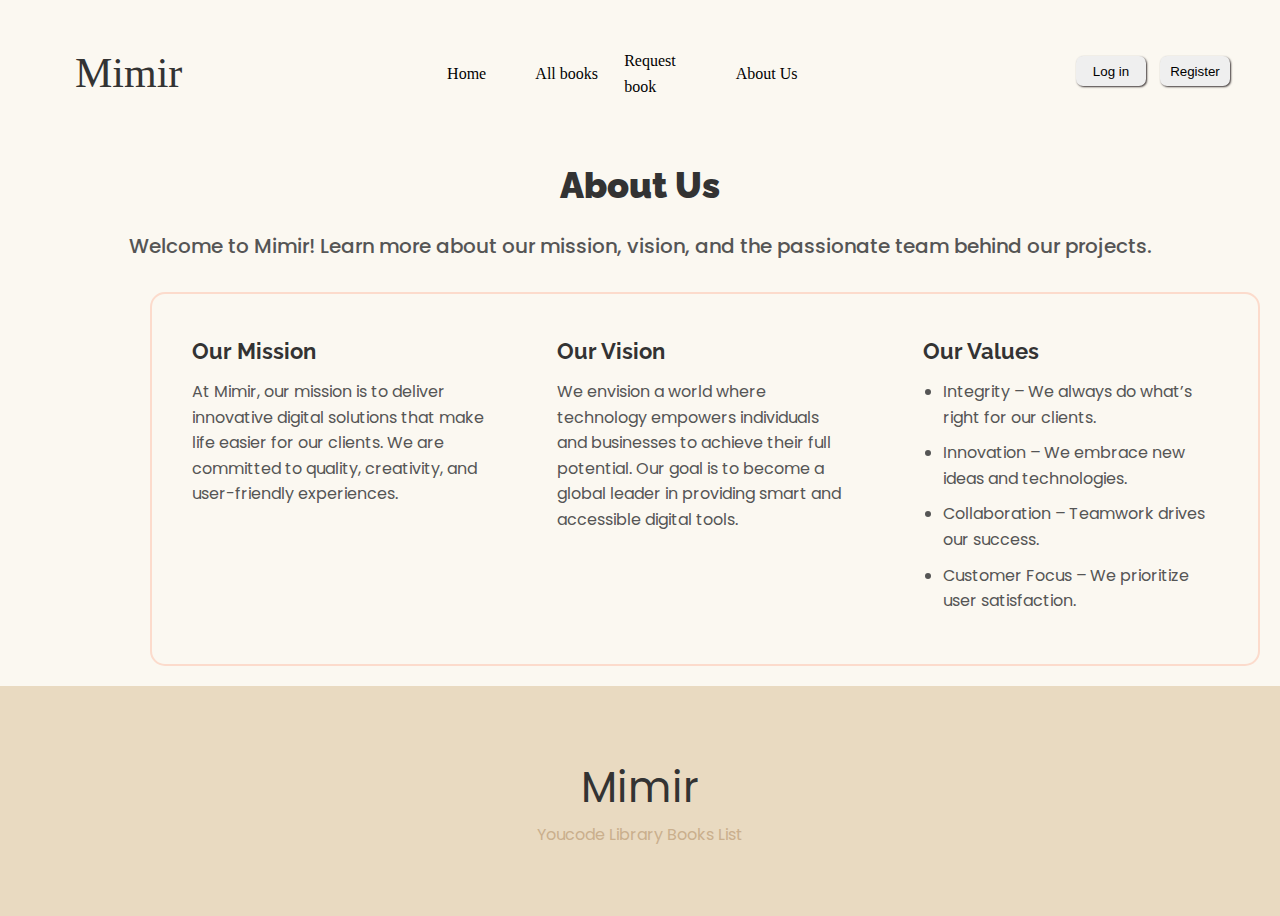
<file: about.html>
<!DOCTYPE html>
<html lang="en">
<head>
  <meta charset="UTF-8">
  <meta name="viewport" content="width=device-width, initial-scale=1.0">
  <title>About Us - Mimir</title>
  <link rel="stylesheet" href="css/homeHeader.css">
  <link rel="stylesheet" href="css/about.css">
  <link rel="stylesheet" href="css/style.css">
  <link rel="stylesheet" href="css/home.css">

  <link rel="preconnect" href="https://fonts.googleapis.com">
  <link rel="preconnect" href="https://fonts.gstatic.com" crossorigin>
  <link href="https://fonts.googleapis.com/css2?family=Raleway:wght@400;600;700;900&family=Poppins:wght@300;400;500;600&display=swap" rel="stylesheet">
<link href="https://fonts.googleapis.com/css2?family=Poppins:wght@300;400;500;600;700&display=swap" rel="stylesheet">


 
  

 
</head>
<body>

    <nav class="siteHeader">
        <a href="index.html"><p class="webTitle">Mimir</p></a>
        <div class="webNavBar">
            <a href="index.html" class="pagesLinks">Home</a>
            <a href="allbook.html" class="pagesLinks">All books</a>
            <a href="requestbook.html" class="pagesLinks">Request book</a>
            <a href="about.html" class="pagesLinks">About Us</a>
        </div>
        <div class="singinRegisterButtons">
            <a href="signigin.html"><button class="singinRegister">Log  in</button></a>
            <a href="signup.html"><button class="singinRegister registerButton">Register</button></a>
        </div>
    </nav>

  <section class="about-header">
    <h2>About Us</h2>
    <h3>Welcome to Mimir! Learn more about our mission, vision, and the passionate team behind our projects.</h3>
  </section>

  <main class="about-content">
    <div class="mission">
      <h4>Our Mission</h4>
      <p>At Mimir, our mission is to deliver innovative digital solutions that make life easier for our clients. We are committed to quality, creativity, and user-friendly experiences.</p>
    </div>

    <div class="vision">
      <h4>Our Vision</h4>
      <p>We envision a world where technology empowers individuals and businesses to achieve their full potential. Our goal is to become a global leader in providing smart and accessible digital tools.</p>
    </div>

    <div class="values">
      <h4>Our Values</h4>
      <ul>
        <li>Integrity – We always do what’s right for our clients.</li>
        <li>Innovation – We embrace new ideas and technologies.</li>
        <li>Collaboration – Teamwork drives our success.</li>
        <li>Customer Focus – We prioritize user satisfaction.</li>
      </ul>
    </div>
  </main>

 <footer>
        <p class="webTitleFooter">Mimir</p>
        <p style="color: #caaf8d;">Youcode Library Books List</p>
    </footer>

</body>
</html>
</file>
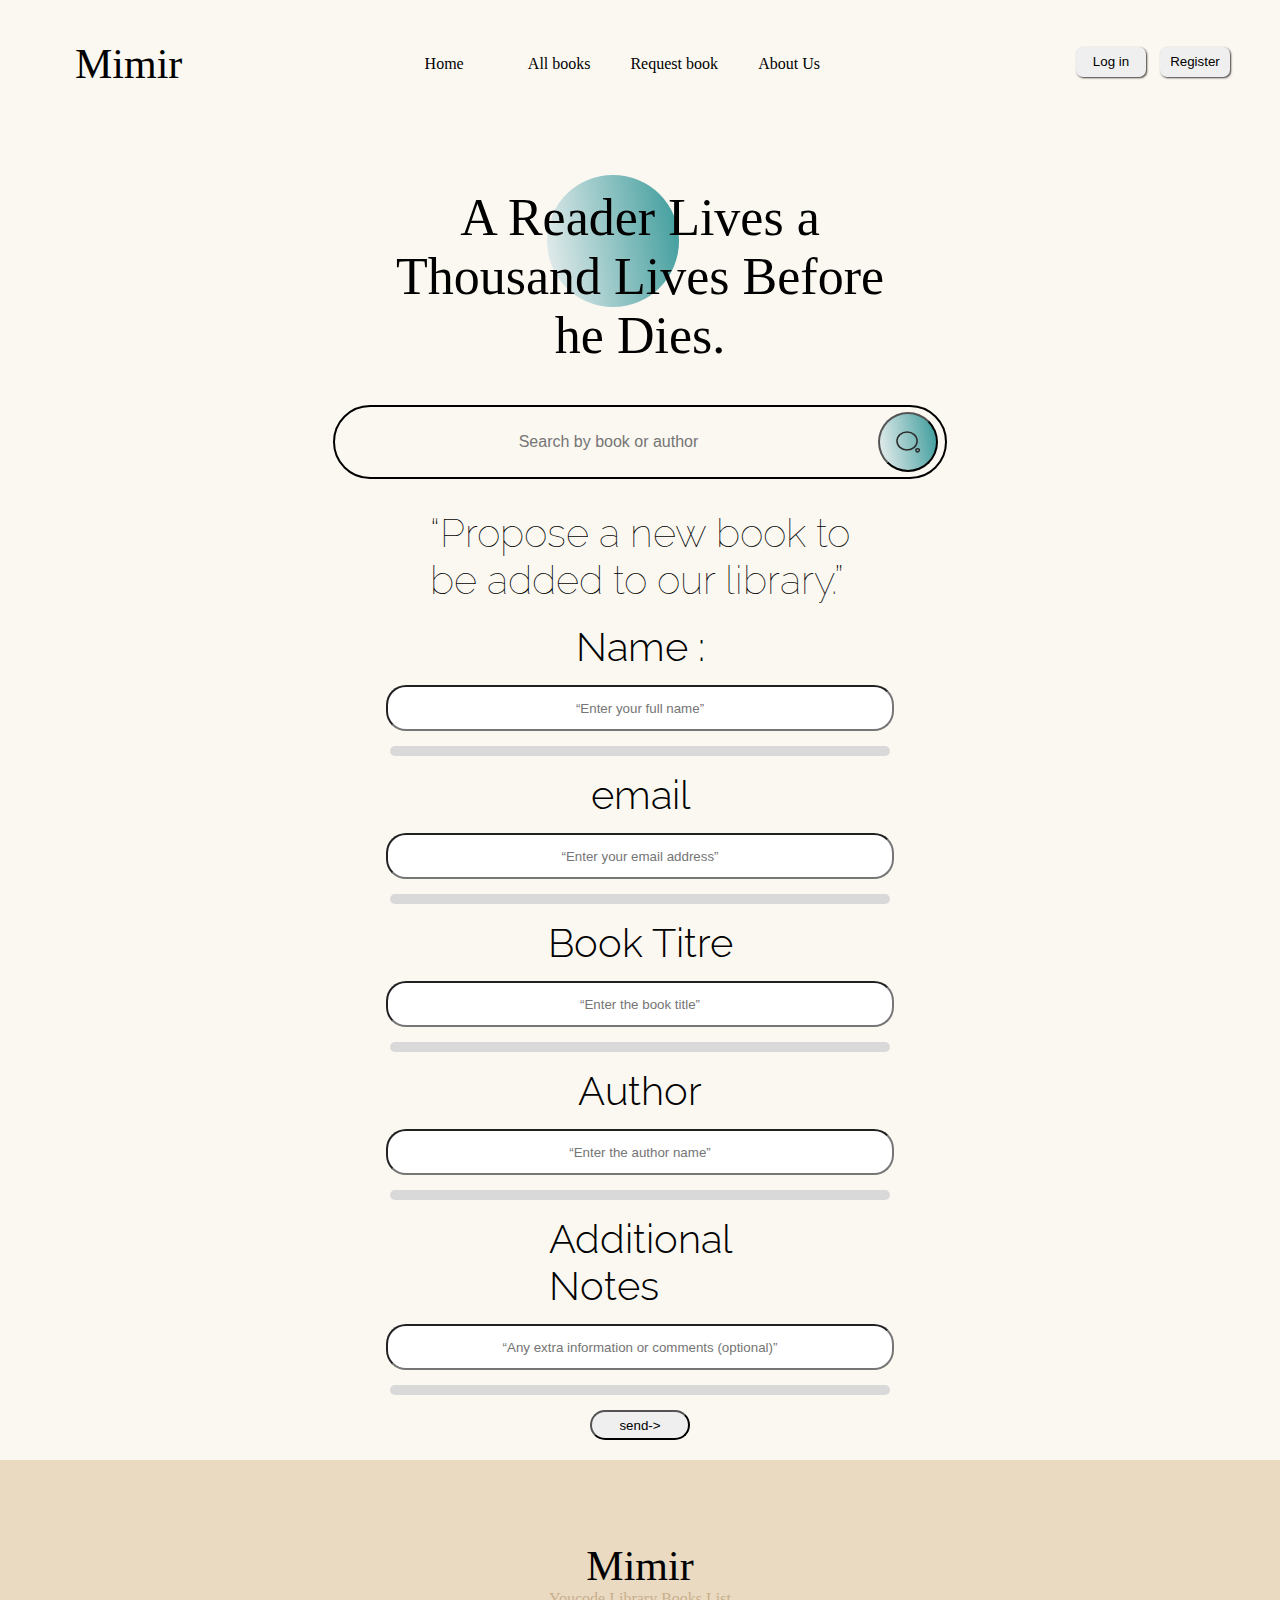
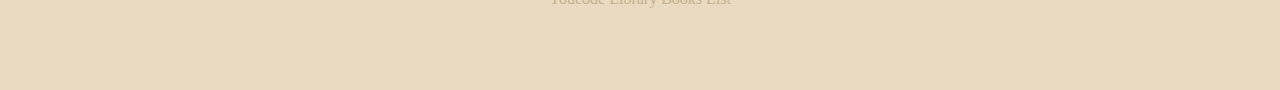
<file: requestbook.html>
<!DOCTYPE html>
<html lang="en">
<head>
    <meta charset="UTF-8">
    <meta name="viewport" content="width=device-width, initial-scale=1.0">
    <title>Mimir</title>
    <link rel="stylesheet" href="css/style.css">
    <link rel="stylesheet" href="css/homeHeader.css">
    <link rel="stylesheet" href="css/home.css">
    <link rel="stylesheet" href="css/requetbook.css">
     <link rel="preconnect" href="https://fonts.googleapis.com">
<link rel="preconnect" href="https://fonts.gstatic.com" crossorigin>
<link href="https://fonts.googleapis.com/css2?family=Raleway:ital,wght@0,100..900;1,100..900&display=swap" rel="stylesheet">
  <link href="https://fonts.googleapis.com/css2?family=Poppins:wght@300;400;500;600;700&display=swap" rel="stylesheet">
</head>
<body>
    <nav class="siteHeader">
        <p class="webTitle">Mimir</p>
        <nav class="webNavBar">
            <a href="index.html" class="pagesLinks">Home</a>
            <a href="allbook.html" class="pagesLinks">All books</a>
            <a href="requestbook.html" class="pagesLinks">Request book</a>
            <a href="about.html" class="pagesLinks">About Us</a>
        </nav>
        <div class="singinRegisterButtons">
            <a href="signigin.html"><button class="singinRegister">Log  in</button></a>
            <a href="signup.html"><button class="singinRegister ">Register</button></a>
        </div>
    </nav>
    <main>
        <header class="homePageMainHeader">
            <div>
                <div id="circle" class="headerCircle"></div>
                <p class="homePageMainText">A Reader Lives a
                     Thousand Lives Before 
                     he Dies.</p>
            </div>

            <div class="searchBookBar">
                <input type="search" id="bookSearch" class="bookSearch" placeholder="Search by book or author">
                <button class="searchButton">
                    <svg width="28" height="24" viewBox="0 0 28 24" fill="none" xmlns="http://www.w3.org/2000/svg"><path d="M13.0648 20C18.6337 20 23.1481 15.9706 23.1481 11C23.1481 6.02944 18.6337 2 13.0648 2C7.49592 2 2.98146 6.02944 2.98146 11C2.98146 15.9706 7.49592 20 13.0648 20Z" stroke="#2C2C2C" stroke-width="1.5" stroke-linecap="round" stroke-linejoin="round"/><path d="M21.9492 20.6898C22.543 22.2898 23.8987 22.4498 24.9406 21.0498C25.893 19.7698 25.2655 18.7198 23.5402 18.7198C22.263 18.7098 21.5459 19.5998 21.9492 20.6898Z" stroke="#2C2C2C" stroke-width="1.5" stroke-linecap="round" stroke-linejoin="round"/></svg>
                </button>
            </div>
        </header>
        <section class="formulemer">
            <p class="textn">“Propose a new book to 
                be added to our library.”</p>
            <form action="no" class="formu">
                <label for="name">Name :</label>
                <input type="text" placeholder="“Enter your full name”">
                <div class="recin"></div>

                <label for="name">email</label>
                <input type="text" placeholder="“Enter your email address”">
                <div class="recin"></div>

                <label for="name">Book Titre</label>
                <input type="text" placeholder="“Enter the book title”">
                <div class="recin"></div>

                <label for="name">Author</label>
                <input type="text" placeholder="“Enter the author name”">
                <div class="recin"></div>

                <label for="name">Additional <br>Notes</label>
                <input type="text" placeholder="“Any extra information or comments (optional)”">
                <div class="recin"></div>

                <button class="send">send-></button>

            </form>

             <footer>
                <p class="webTitleFooter">Mimir</p>
                <p style="color: #caaf8d;">Youcode Library Books List</p>
            </footer>
        </section>
</main>
</body>
</html>
</file>
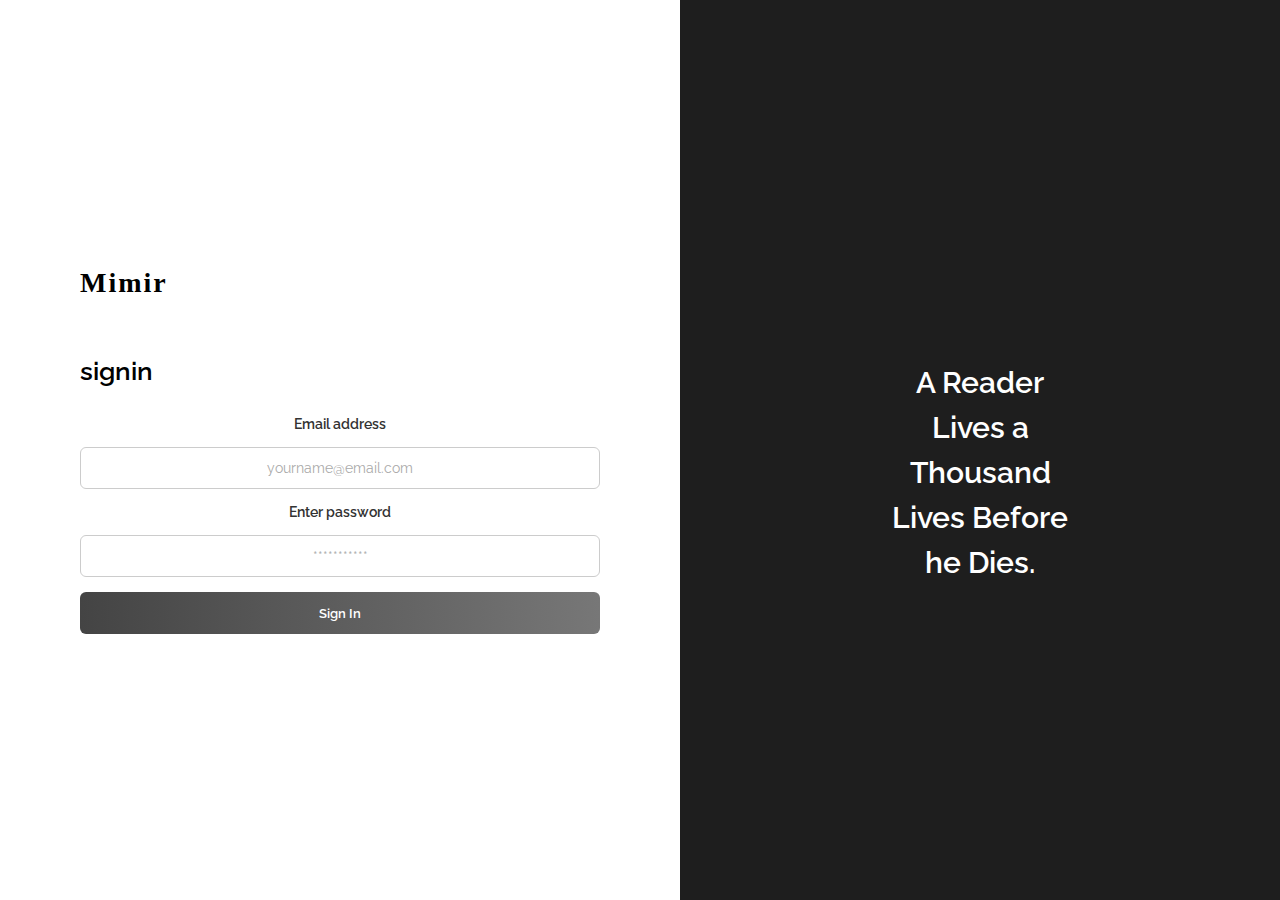
<file: signigin.html>
<!DOCTYPE html>
<html lang="en">
<head>
  <meta charset="UTF-8">
  <meta name="viewport" content="width=device-width, initial-scale=1.0">
  <title>Signup</title>
   <link rel="preconnect" href="https://fonts.googleapis.com">
<link rel="preconnect" href="https://fonts.gstatic.com" crossorigin>
<link href="https://fonts.googleapis.com/css2?family=Raleway:ital,wght@0,100..900;1,100..900&display=swap" rel="stylesheet">
  <link href="https://fonts.googleapis.com/css2?family=Poppins:wght@300;400;500;600;700&display=swap" rel="stylesheet">
  <link rel="stylesheet" href="css/signigin.css">
</head>
<body>
    
    <main class="side">
    <div class="left-side">
      
        <a href="index.html"><p class="navv">Mimir</p></a><br><br><br>
    
        <p>signin</p>
        <div class="form">
            <label for="emaim">Email address</label>
            <input type="text" placeholder="yourname@email.com">

            <label for="password">Enter password</label>
            <input type="password" placeholder="***********">

            <button type="submit">Sign In</button>

        </div>
    </div>
    <div class="right-side">
        <p class="quote">
        A Reader 
        Lives a 
        Thousand 
        Lives Before 
        he Dies.
      </p>
    </div>
    </main>
</body>
</file>
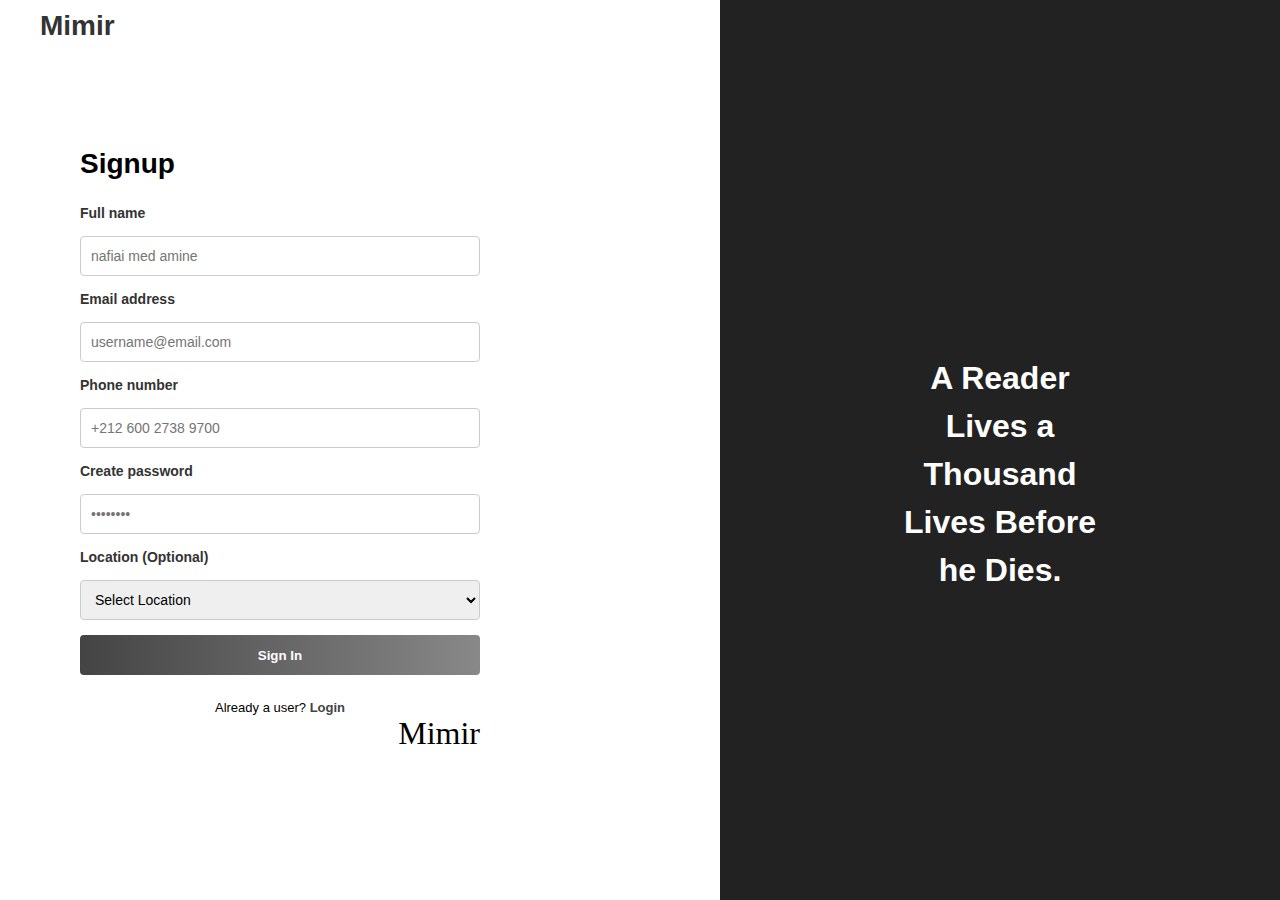
<file: signup.html>
<!DOCTYPE html>
<html lang="en">
<head>
  <meta charset="UTF-8">
  <meta name="viewport" content="width=device-width, initial-scale=1.0">
  <title>Signup</title>
     <link rel="preconnect" href="https://fonts.googleapis.com">
<link rel="preconnect" href="https://fonts.gstatic.com" crossorigin>
<link href="https://fonts.googleapis.com/css2?family=Raleway:ital,wght@0,100..900;1,100..900&display=swap" rel="stylesheet">
  <link href="https://fonts.googleapis.com/css2?family=Poppins:wght@300;400;500;600;700&display=swap" rel="stylesheet">
  <link rel="stylesheet" href="css/signup.css">
</head>
<body>
  <div class="container">

    <div class="left-side">
      

       <div class="form-container">
        <a href="index.html"><h1 class="logo">Mimir</h1></a>
        <h2>Signup</h2>

        <form>
          <label>Full name</label>
          <input type="text" placeholder="nafiai med amine">

          <label>Email address</label>
          <input type="email" placeholder="username@email.com">

          <label>Phone number</label>
          <input type="tel" placeholder="+212 600 2738 9700">

          <label>Create password</label>
          <input type="password" placeholder="••••••••">

          <label>Location (Optional)</label>
          <select>
            <option>Select Location</option>
            <option>Casablanca</option>
            <option>Rabat</option>
            <option>Marrakech</option>
          </select>

          <button type="submit">Sign In</button>

          <p class="login-text">Already a user? <a href="#">Login</a></p>
          
        </form>
        <p class="footer">Mimir</p>
      </div>
    </div>

    <div class="right-side">
      <p class="quote">
        A Reader
        Lives a 
        Thousand 
        Lives Before 
        he Dies. 
      </p>
    </div>
  </div>
  
</body>
</html>
</file>
<file: css/homeHeader.css>
main {
    padding-top: 50px;
}

.homePageMainHeader {
    display: flex;
    justify-content: center;
    align-items: center;
    flex-direction: column;
    margin-top: 50px;
}

.homePageMainText {
    font-weight: 400;
    font-size: 52px;
    text-align: center;
    opacity: 1;
    white-space: pre-line;
    
}
.headerCircle {
    width: 132px;
    height: 132px;
    border-radius: 50%;
    background: linear-gradient(80deg, #ebefef, #3A9A9A);
    position: absolute;
    z-index: -1;
    top: 175px;
    left:  547px;
    opacity: 1;
    
}



.searchBookBar {
    display: flex;
    justify-content: space-between;
    align-items: center;
    width: 610px;
    height: 70px;
    border: 2px black solid;
    border-radius: 185px;
    margin-top: 40px ;
}

.bookSearch {
    border: none;
    margin-left: 30px;
    background: none;
    width: 500px;
    height: 40px;
    outline: none;
}

.bookSearch::placeholder {
    font-size: larger;
}

.searchButton {
    width: 60px;
    height: 60px;
    margin-right: 7px;
    border-radius: 50%;
    background: linear-gradient(80deg, #ebefef, #3A9A9A);
    display: flex;
    align-items: center;
    justify-content: center;
    cursor: pointer;
}
</file>
<file: css/about.css>
* {
      margin: 0;
      padding: 0;
      box-sizing: border-box;
    }

    body {
      font-family: 'Poppins', sans-serif;
      line-height: 1.6;
      color: #333;
    }
    nav { 
        font-family: 'popping';
    }

    a {
      text-decoration: none;
      color: inherit;
    }

    .about-header {
      text-align: center;
      margin: 50px 20px 30px 20px;
    }

    .about-header h2 {
      font-family: 'Raleway', sans-serif;
      font-size: 36px;
      font-weight: 900;
      margin-bottom: 15px;
    }

    .about-header h3 {
      font-family: 'Poppins', sans-serif;
      font-size: 20px;
      font-weight: 500;
      color: #555;
    }

    
    .about-content {
      display: flex;
      gap: 30px;
      margin: 20px ;
      margin-left: 150px;
      padding: 20px;
      max-width: 1200px;
      border: 2px solid rgba(255, 127, 80, 0.23);
      border-radius: 15px;
    
    }

    .about-content > div {
      flex: 1;
      padding: 20px;
      text-align: left;
    }

    .about-content h4 {
      font-family: 'Raleway', sans-serif;
      font-size: 22px;
      font-weight: 700;
      margin-bottom: 10px;
      color: #333;
    }

    .about-content p,
    .about-content li {
      font-size: 16px;
      color: #555;
      margin-bottom: 10px;
    }

    .about-content ul {
      list-style: disc;
      padding-left: 20px;
    
    }
</file>
<file: css/style.css>
body {
    background: #fbf8f1;
    margin: 0;
    padding: 0;
    box-sizing: border-box;
}

a {
    text-decoration: none;
}

p {
    margin: 0;
}

.webTitle {
    font-weight: 400;
    font-size: 42px;
    padding-left: 75px;
}

.siteHeader {
    display: flex;
    align-items: center;
    justify-content: space-between;
    padding-top: 40px;
}

.webNavBar {
    padding-right: 40px;
    display: flex;
    align-items: center;
}

.pagesLinks {
    display: flex;
    justify-content: center;
    align-items: center;
    width: 100px;
    height: 25px;
    font-weight: 100;
    padding-left: 15px;
    color: black;
}

.singinRegisterButtons {
    margin-right: 40px;
}

.singinRegister {
    border: none;
    width: 70px;
    height: 30px;
    border-radius: 7px;
    box-shadow: 1px 1px 2px #3e3737;
    cursor: pointer;
    margin-right: 10px;
    margin-bottom: 5px;
    font-weight: 50;
    transition: 0.3s;
}
footer {
    background: #e9dac1;
    display: flex;
    justify-content: center;
    align-items: center;
    flex-direction: column;
    height: 230px;
    position: sticky;
}

.webTitleFooter {
    font-weight: 400;
    font-size: 42px;
}
</file>
<file: css/home.css>
.recentlyAddedBooks {
    display: grid;
    grid-template-columns: repeat(5 , 1fr);
    gap: 1px;
    margin-left: 50px;
}

.book {
    width: 250px;
    height: 400px;
}

.book img {
    width: 240px;
    height: 330px;
    border-radius: 5px;
    background: rgba(255, 255, 255, 0.7);
    box-shadow: 0 5px 20px rgba(0, 0, 0, 0.08);
    color: #2d2d2d;
    
}
.book img:hover{
      box-shadow: 0 8px 20px rgba(0, 0, 0, 100);
    transform: scale(1.05);
}



.recentlyAddedText , .bookOfTheText{
    margin-left: 50px;
    margin-top: 50px;
    margin-bottom: 25px;
    font-size: larger;
}

.allButton {
    background: none;
    width: 100px;
    height: 30px;
    border-radius: 5px;
    margin-top: 20px;
    cursor: pointer;
}

.allButtonDiv {
    display: flex;
    justify-content: center;
}

.bookOfTHeweek {
    display: flex;
    justify-content: center;
}

.bookOfTheWeekDiv {
    width: 1430px;
    height: 520px;
    background: #E9DAC1;
    margin-bottom: 100px;
    display: flex;
    flex-direction: row;
}

.bookOfTheWeekSection img {
    height: 520px;
}

.bookName {
    font-size: larger;
    margin-bottom: 2px;
}
.ij{
    margin-left: 10px;
}
</file>
<file: css/requetbook.css>
.textn{
    display: flex;
    flex-direction: column;
    align-items: center;
    font-family: 'raleway';
    font-size: 40px;
    font-weight: lighter;
    white-space: pre-line;
    margin-top: 30px;
}
.formu{
    display: flex;
    flex-direction: column;
    align-items: center;
    gap: 15px;
    margin-top: 20px;
    
}
label{
    font-family: 'raleway';
    font-size: 40px;
    font-weight: 300;
}
input{
    width:500px ;
    height: 40px;
    border-radius: 20px;
    text-align: center;
}
.recin{
    width:500px ;
    height: 10px;
    background-color: #D9D9D9;
    border-radius: 20px;

}
.send{
    text-align: center;
    width: 100px;
    height: 30px;
    margin-bottom: 20px;
    border-radius: 20px;
    

}
</file>
<file: css/signigin.css>
* {
  margin: 0;
  padding: 0;
  box-sizing: border-box;
  font-family: "Raleway", sans-serif;
}

.side {
  display: flex;
  height: 100vh;
  width: 100%;
  
}

.left-side {
  flex: 1;
  background: #ffffff;
  display: flex;
  flex-direction: column;
  justify-content: center;
  align-items: flex-start;
  padding: 0 80px;
  position: relative;
}



.navv {
  font-family: 'popping';
  font-size: 28px;
  font-weight: 700;
  color: #000;
  letter-spacing: 2px;
}

.navv:hover {
  color: #444;
}

.left-side > p {
  font-size: 26px;
  font-weight: 600;
  margin-bottom: 30px;
  
}
a{
  text-decoration: none;
}
.form {
  display: flex;
  flex-direction: column;
  gap: 15px;
  width: 100%;
  text-align: center;
}

label {
  font-size: 14px;
  font-weight: 600;
  color: #333;
  
}

input {
  height: 42px;
  border: 1px solid #ccc;
  border-radius: 6px;
  padding: 0 12px;
  font-size: 14px;
  transition: border 0.3s ;
  text-align: center;
}



input::placeholder {
  color: #aaa;
}

button {
  height: 42px;
  background: linear-gradient(to right, #444, #777);
  color: #fff;
  border: none;
  border-radius: 6px;
  font-weight: 600;
  cursor: pointer;
}

button:hover {
  background: linear-gradient(to right, #333, #666);
}

.right-side {
  flex: 1;
  background: #1e1e1e;
  color: #fff;
  display: flex;
  justify-content: center;
  align-items: center;
  text-align: center;
  padding: 40px;
  margin-top: 0%;
}

.quote {
  font-size: 30px;
  font-weight: 600;
  line-height: 1.5;
  white-space: pre-line;
}
</file>
<file: css/signup.css>
* {
  margin: 0;
  padding: 0;
  box-sizing: border-box;
  font-family: 'popping', sans-serif;
}

body {
  background-color: #f3f3f3;
}
.container {
  display: flex;
  height: 100vh;
}
.left-side {
  flex: 1;
  background: #fff;
  display: flex;
  flex-direction: column;
  justify-content: center;
  padding: 0 80px;
}
a{
  text-decoration: none;
  color: #333;
}
.logo {
  font-size: 28px;
  font-weight: 600;
  position: absolute;
  top: 10px;
  left: 40px;
}
.form-container {
  max-width: 400px;
  margin: 0;
}
h2 {
  font-size: 28px;
  font-weight: 600;
  margin-bottom: 25px;
}
form {
  display: flex;
  flex-direction: column;
  gap: 15px;
}
label {
  font-size: 14px;
  font-weight: 600;
  color: #333;
}
input, select {
  width: 100%;
  height: 40px;
  border: 1px solid #ccc;
  border-radius: 4px;
  padding: 0 10px;
  font-size: 14px;
}
button {
  height: 40px;
  background: linear-gradient(to right, #444, #888);
  color: #fff;
  border: none;
  border-radius: 4px;
  font-weight: 600;
  cursor: pointer;
}
button:hover {
  background: linear-gradient(to right, #333, #666);
}
.login-text {
  text-align: center;
  font-size: 13px;
  margin-top: 10px;
}
.login-text a {
  color: #444;
  text-decoration: none;
  font-weight: 600;
}
.right-side {
  flex: 1;
  background: #222;
  color: #fff;
  display: flex;
  justify-content: center;
  align-items: center;
  font-weight: 600;
}

.quote {
  font-size: 32px;
  line-height: 1.5;
  text-align: center;
  white-space: pre-line;
}
.footer{
    font-family: 'popping';
    font-size:32px ;
    font-weight: 200;
    display: flex;
    flex-direction: column;
    align-items: end;
}
</file>
